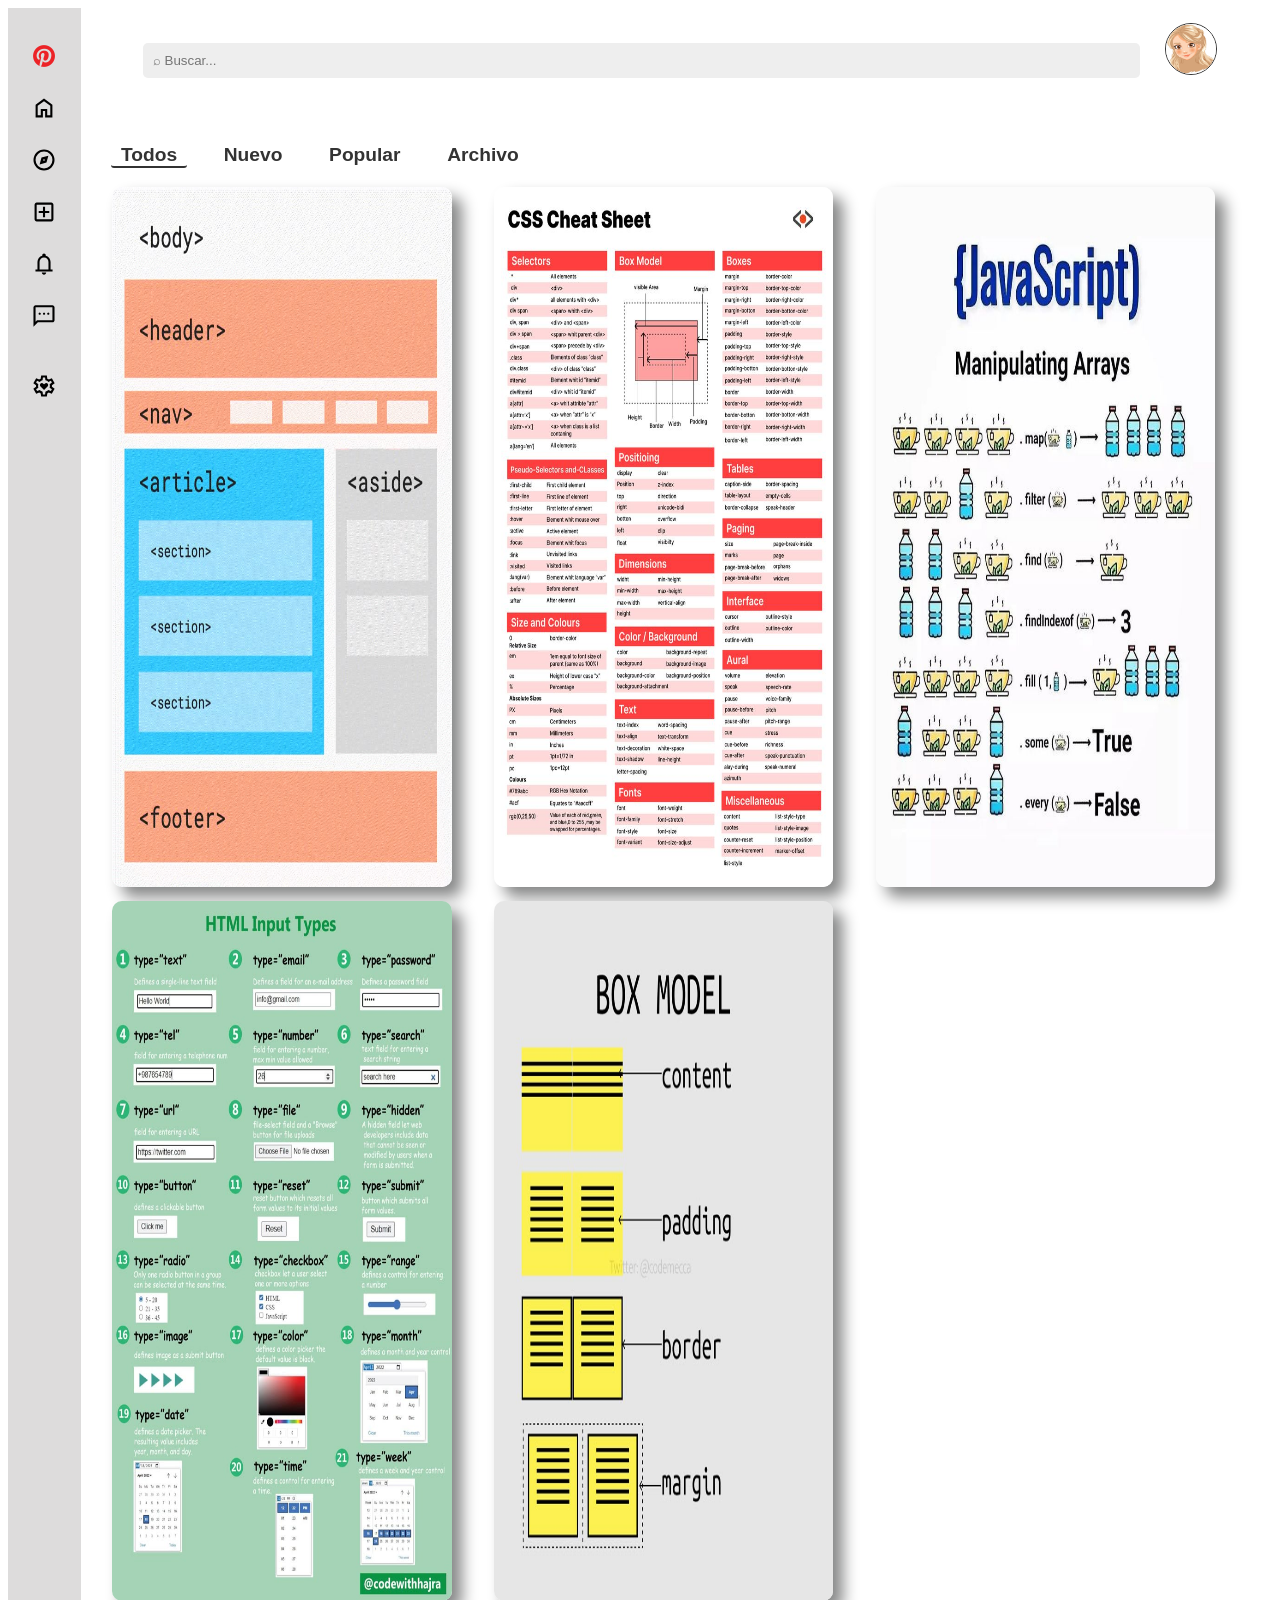
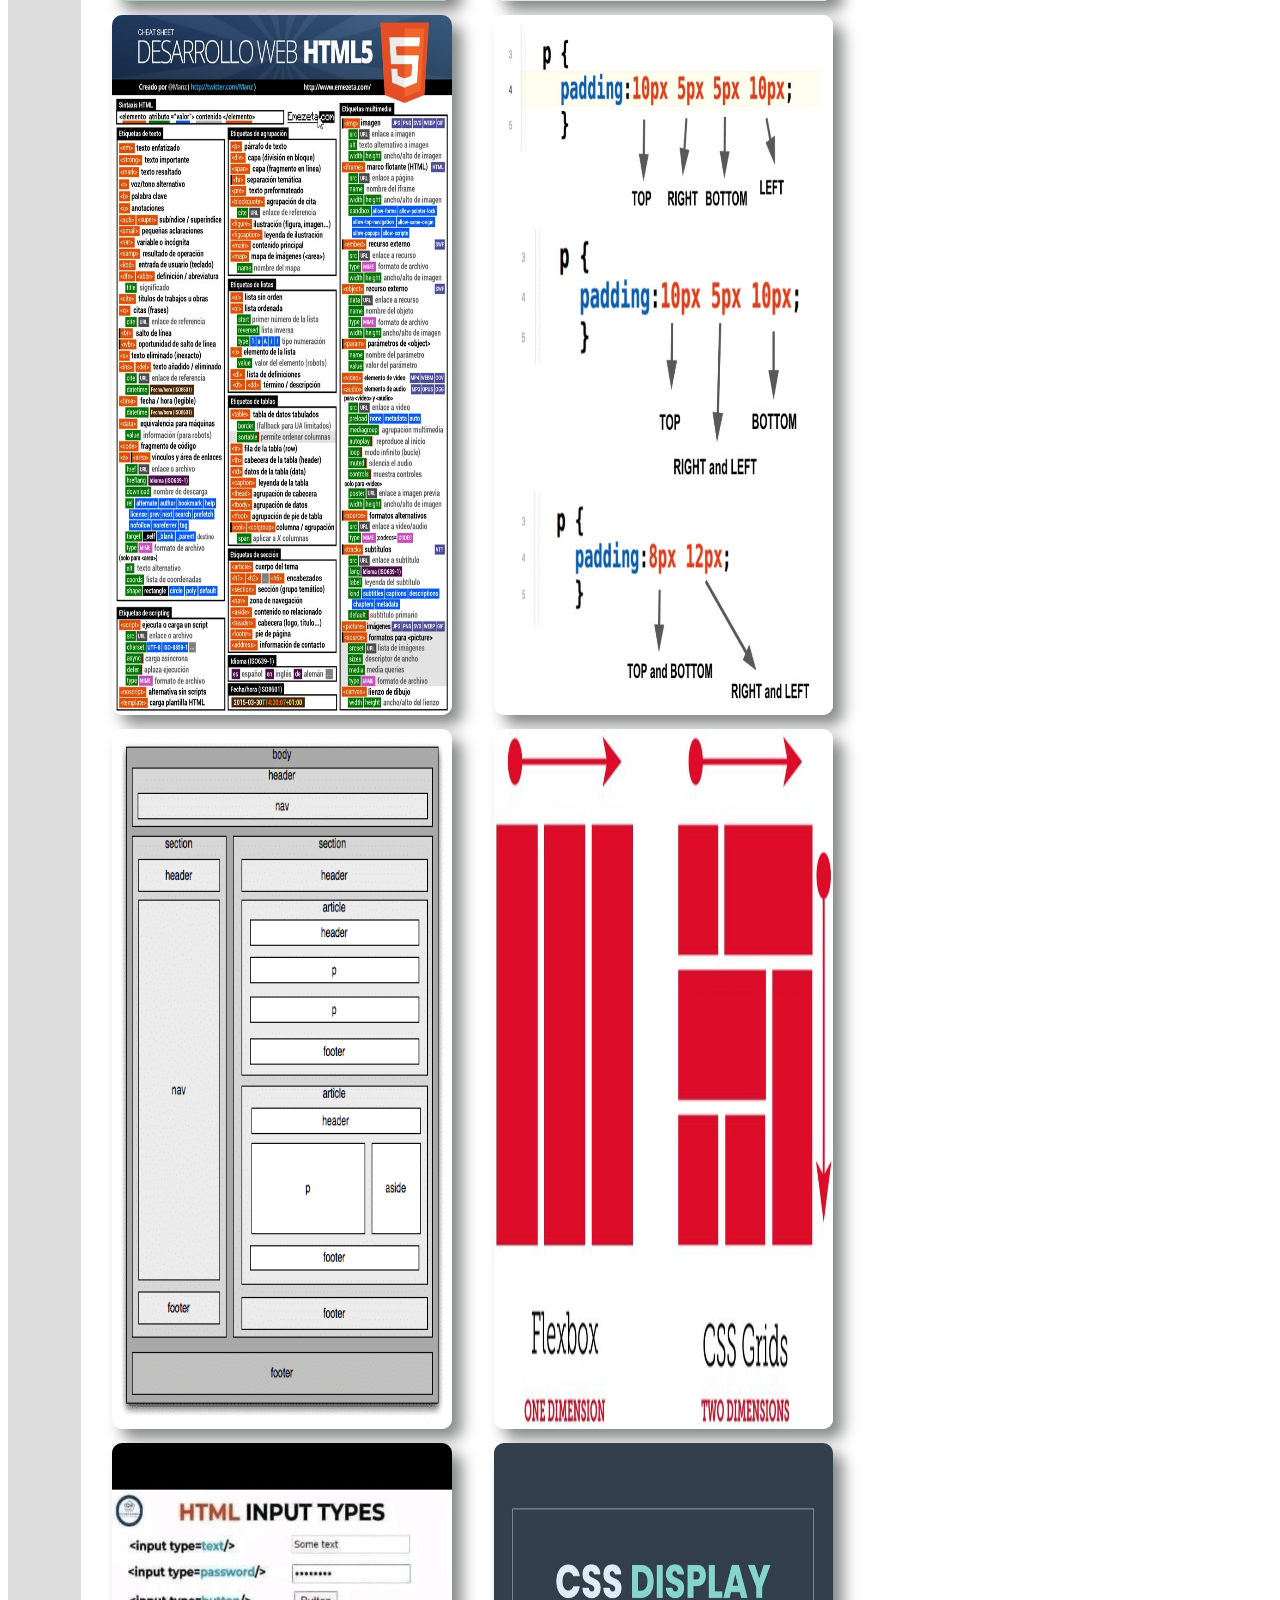
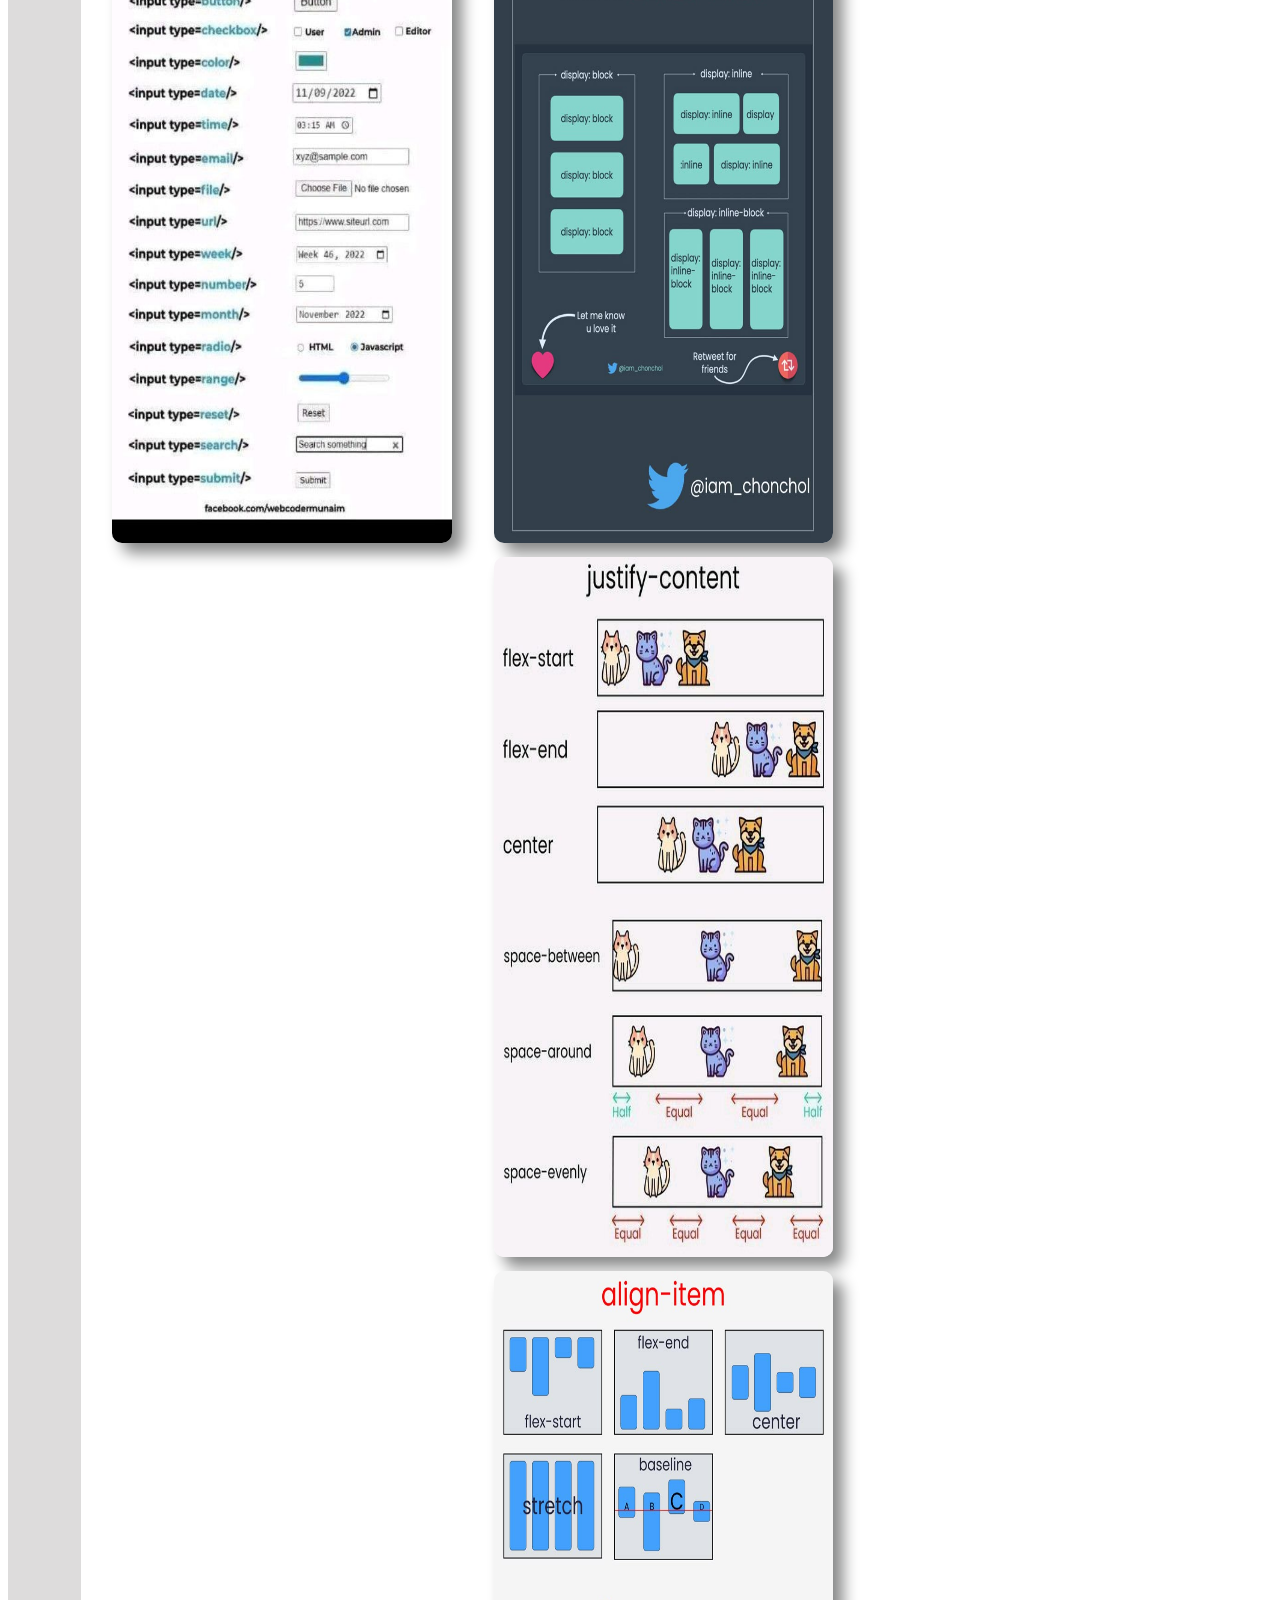
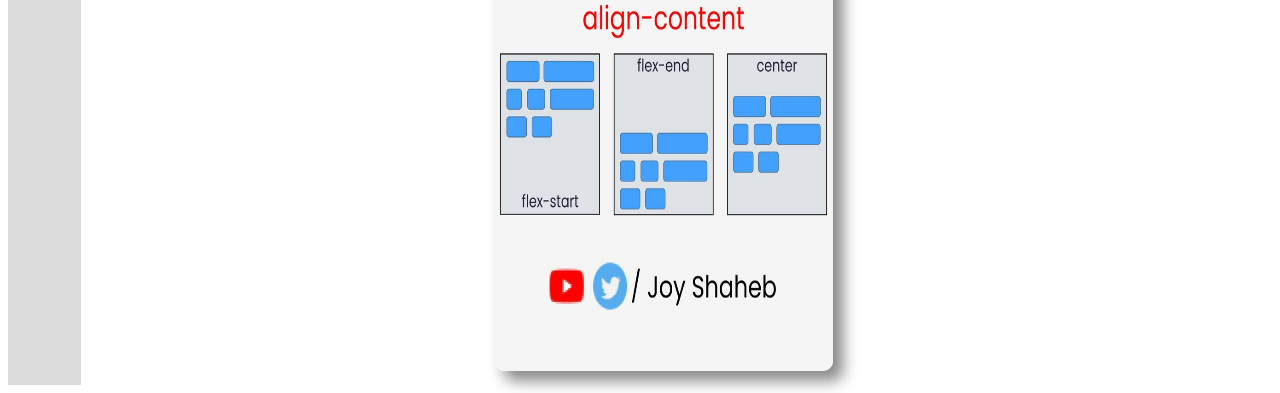
<file: index.html>
<!DOCTYPE html>
<html lang="en">
<head>
    <meta charset="UTF-8">
    <meta name="viewport" content="width=device-width, initial-scale=1.0">
    <title>Prueba</title>
    <link rel="stylesheet" href="./css/style.css">
</head>
<body>
    <div class="container">
        <aside>
        <ul>
            <li title="Inicio"><img src="./img/pinterest.png" alt="Inicio"></li>
            <li title="Inicio"><img src="./img/home.svg" alt="Inicio"></li>
            <li title="Explorar"><img src="./img/explore.svg" alt="Explorar"></li>
            <li title="Crear"><img src="./img/add.svg" alt="Crear"></li>
            <li title="Actualizaciones"><img src="./img/notifications.svg" alt="Actualizaciones"></li>
            <li title="Mensajes"><img src="./img/bubble.svg" alt="Mensajes"></li>
            <li><br></li>
            <li title="Más opciones"><img src="./img/settings.svg" alt="Opciones"></li>
        </ul>
    </aside>

    <main>
        <header>
            <input type="search" placeholder="&#x2315; Buscar...">
            <img title="Tu perfil" src="./img/avatar.jpg" alt="Avatar">
        </header>

        <nav>
            <a href="#" class="activo">Todos</a>
            <a href="#">Nuevo</a>
            <a href="#">Popular</a>
            <a href="#">Archivo</a>
        </nav>

        <div class="block">
            <div class="columna">                 
                <div class="caja"><img src="./img/html1.jpg" alt="HTML"></div>
                <div class="caja"><img src="./img/html2.jpg" alt="HTML"></div>
                <div class="caja"><img src="./img/html3.jpg" alt="HTML"></div>
                <div class="caja"><img src="./img/html4.png" alt="HTML"></div>
                <div class="caja"><img src="./img/html5.jpg" alt="HTML"></div>                                
            </div>

            <div class="columna">
                <div class="caja"><img src="./img/css1.jpg" alt="CSS"></div>
                <div class="caja"><img src="./img/css7.jpg" alt="CSS"></div>
                <div class="caja"><img src="./img/css3.jpg" alt="CSS"></div>
                <div class="caja"><img src="./img/css2.jpg" alt="CSS"></div>
                <div class="caja"><img src="./img/css-display.jpg" alt="CSS"></div>                             
                <div class="caja"><img src="./img/css-flex.jpg" alt="CSS"></div>                             
                <div class="caja"><img src="./img/css-flexbox.jpg" alt="CSS"></div>                             
            </div>

            <div class="columna">
                <div class="caja"><img src="./img/js-arrays.jpg" alt="JS"></div>                   
            </div>
        </div>
    </main>
</div>
    
    
</body>
</html>
</file>
<file: css/style.css>
body {
    font-family: Arial, sans-serif;    
    width: 95%;
}

.container {
    display: flex;
}

aside {
    width: 6%;
    background-color: rgb(143, 139, 139, 0.3); 
    box-shadow: 0px 0px -2px -2px gray;
    padding: 1em 0;
    top: 0;
    left: 0;
}

main {
    display: flex;
    flex-direction: column;
    flex-wrap: wrap;
    width: 93%;    
}

header {
    padding: 15px;        
    text-align: right;
}

input {
    padding: 10px;
    border: none;
    border-radius: 5px;
    background-color: #eee;
    width: 89%;
}

header>img {
    height: 50px;
    width: 50px;
    border-radius: 50%;
    margin-bottom: -10px;
    margin-left: 20px;
    border: #333 1px solid;
}

nav {
    margin: 10px 10px;        
    padding: 10px 10px;
    text-align: left;    
    font-size: 24px;
}

nav a {
    margin: 0 10px;
    text-decoration: none;
    color: #333;
    font-weight: 700;
    font-size: 0.8em;
    padding: 1px 10px;
    border-radius: 3px;
}

.activo {
  border-bottom: #333 2px solid;
}

.block {
    padding-left: 20px;
    width: 100%;
    display: flex;
    flex-direction: row;    
}

.columna {
    margin: 0 1%;
    width: 30%;
}

.block {
    gap: 20px;
}

.caja img {
    width: 100%;
    height: 700px;    
    border-radius: 10px;
    margin-bottom: 10px;
    box-shadow: 10px 10px 15px rgb(134, 135, 135);
    transition: box-shadow 0.4s ease-in-out, transform 0.4s ease;
}

.caja>img:hover {
    box-shadow: 0 0 25px 10px rgba(0, 123, 255, 0.5);
    transform: scale(1.02);
}

ul {
  list-style-type: none;
  margin: 10px;
  padding: 10px;
  text-align: center;
}

ul>li>img {
  width: 1.5em;  
  margin-bottom: 1.5em;
  height: auto;
}
</file>
